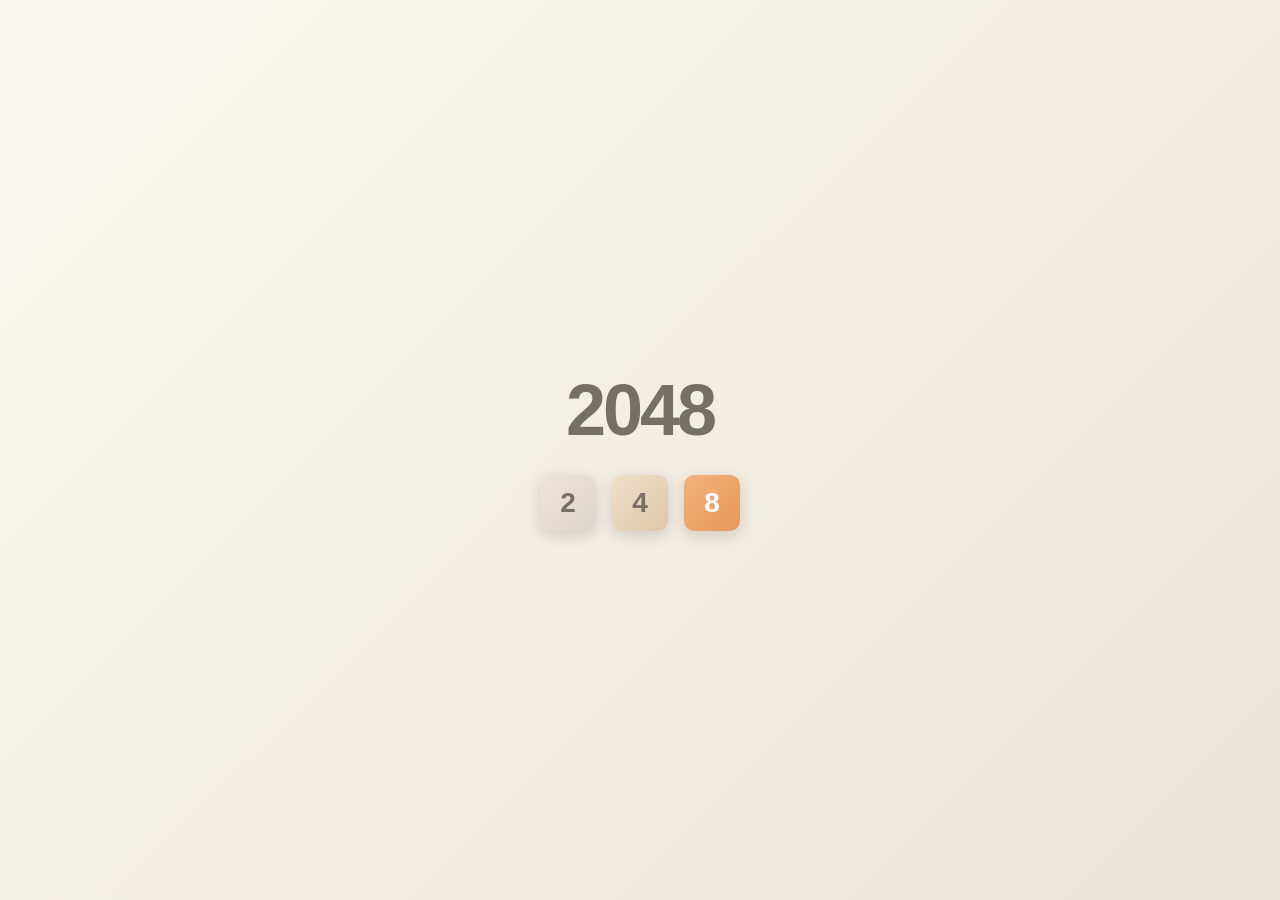
<file: index.html>
<!DOCTYPE html>
<html lang="zh-CN">
<head>
    <meta charset="UTF-8">
    <meta name="viewport" content="width=device-width, initial-scale=1.0">
    <title>2048 游戏</title>
    <script>
        const savedTheme = localStorage.getItem('theme2048') || 'light';
        document.documentElement.setAttribute('data-theme', savedTheme);
    </script>
    <link rel="stylesheet" href="css/style.css">
</head>
<body>
    <div class="container">
        <header class="header">
            <h1 class="title">2048</h1>
            <div class="scores">
                <div class="score-box">
                    <div class="score-label">分数</div>
                    <div class="score-value" id="current-score">0</div>
                </div>
                <div class="score-box">
                    <div class="score-label">最高分</div>
                    <div class="score-value" id="best-score">0</div>
                </div>
            </div>
        </header>

        <div class="controls">
            <button class="control-btn" id="new-game-btn">新游戏</button>
            <button class="control-btn" id="pause-btn">暂停</button>
            <button class="control-btn" id="settings-btn">设置</button>
            <button class="control-btn" id="leaderboard-btn">排行榜</button>
            <button class="control-btn" id="resume-btn-small">简历</button>
            <button class="control-btn" id="theme-toggle-btn">主题</button>
        </div>

        <p class="instructions" id="instructions">使用方向键 ↑ ↓ ← → 移动方块</p>

        <div class="game-container" id="game-container">
            <div class="grid-background" id="grid-background"></div>
            <div class="tile-container" id="tile-container"></div>
            <div class="pause-overlay" id="pause-overlay">
                <div class="pause-content">
                    <h2>游戏暂停</h2>
                    <button class="overlay-btn" id="resume-btn">继续游戏</button>
                </div>
            </div>
        </div>

        <div class="game-info">
            <div class="info-item">
                <span class="info-label">步数:</span>
                <span class="info-value" id="move-count">0</span>
            </div>
            <div class="info-item">
                <span class="info-label">时长:</span>
                <span class="info-value" id="game-time">00:00</span>
            </div>
            <div class="info-item">
                <span class="info-label">模式:</span>
                <span class="info-value" id="game-mode">标准</span>
            </div>
            <div class="info-item">
                <span class="info-label">网格:</span>
                <span class="info-value" id="grid-size">4×4</span>
            </div>
        </div>
    </div>

    <!-- 启动加载页 -->
    <div class="loading-screen" id="loading-screen">
        <div class="loading-content">
            <div class="loading-logo">2048</div>
            <div class="loading-tiles">
                <span class="loading-tile l-t-1">2</span>
                <span class="loading-tile l-t-2">4</span>
                <span class="loading-tile l-t-3">8</span>
            </div>
        </div>
    </div>

    <!-- 新手引导弹窗 -->
    <div class="modal-overlay" id="guide-modal">
        <div class="modal-content">
            <div class="modal-header">
                <h2>欢迎来到 2048</h2>
                <button class="close-btn" id="guide-close">×</button>
            </div>
            <div class="modal-body">
                <div class="guide-section">
                    <h3>操作说明</h3>
                    <p class="guide-desc">使用 <strong>方向键 ↑ ↓ ← →</strong> 移动方块，相同数字的方块碰撞后会合并。</p>
                    <p class="guide-desc">目标：合成 <strong>2048</strong> 方块！</p>
                    <p class="guide-desc mobile-only">移动端：在游戏区域<strong>滑动屏幕</strong>操控方块。</p>
                    <p class="guide-desc">快捷键：<strong>P键</strong> 暂停/继续游戏。</p>
                </div>
                <div class="guide-section">
                    <h3>功能一览</h3>
                    <ul class="guide-list">
                        <li>支持 3×3 / 4×4 / 5×5 多种网格</li>
                        <li>可调节游戏速度（慢速/标准/快速）</li>
                        <li>排行榜记录历史成绩</li>
                        <li>成就系统等你解锁</li>
                        <li>支持复制战绩与截图分享</li>
                        <li>明暗双主题切换</li>
                    </ul>
                </div>
                <div class="setting-item guide-checkbox">
                    <label class="toggle-label">
                        <input type="checkbox" id="guide-no-show">
                        <span>不再显示此提示</span>
                    </label>
                </div>
            </div>
            <div class="modal-footer">
                <button class="overlay-btn" id="guide-start">开始游戏</button>
            </div>
        </div>
    </div>

    <!-- 成就解锁提示容器 -->
    <div class="achievement-toast-container" id="achievement-toast-container"></div>

    <div class="modal-overlay" id="settings-modal">
        <div class="modal-content">
            <div class="modal-header">
                <h2>游戏设置</h2>
                <button class="close-btn" id="settings-close">×</button>
            </div>
            <div class="modal-body">
                <div class="setting-item">
                    <label>网格大小:</label>
                    <select id="grid-select">
                        <option value="3">3×3</option>
                        <option value="4">4×4</option>
                        <option value="5">5×5</option>
                    </select>
                </div>
                <div class="setting-item">
                    <label>游戏速度:</label>
                    <select id="speed-select">
                        <option value="slow">慢速</option>
                        <option value="normal">标准</option>
                        <option value="fast">快速</option>
                    </select>
                </div>
                <div class="setting-item">
                    <label class="toggle-label">
                        <input type="checkbox" id="sound-toggle" checked>
                        <span>音效</span>
                    </label>
                </div>
                <div class="setting-item">
                    <label class="toggle-label">
                        <input type="checkbox" id="animation-toggle" checked>
                        <span>动画效果</span>
                    </label>
                </div>
            </div>
            <div class="modal-footer">
                <button class="overlay-btn" id="apply-settings">应用设置</button>
            </div>
        </div>
    </div>

    <div class="modal-overlay" id="leaderboard-modal">
        <div class="modal-content">
            <div class="modal-header">
                <h2>排行榜</h2>
                <button class="close-btn" id="leaderboard-close">×</button>
            </div>
            <div class="modal-body">
                <div class="leaderboard-sort">
                    <button class="sort-btn active" id="sort-score" data-sort="score">按分数</button>
                    <button class="sort-btn" id="sort-time" data-sort="time">按时间</button>
                </div>
                <div class="leaderboard-list" id="leaderboard-list">
                    <div class="empty-state">暂无记录</div>
                </div>
            </div>
            <div class="modal-footer">
                <button class="overlay-btn danger-btn" id="clear-leaderboard">清空记录</button>
            </div>
        </div>
    </div>

    <!-- 通用确认弹窗 -->
    <div class="modal-overlay" id="confirm-modal">
        <div class="modal-content confirm-dialog">
            <div class="modal-header">
                <h2 id="confirm-title">确认操作</h2>
            </div>
            <div class="modal-body">
                <p id="confirm-message">确定要执行此操作吗？</p>
            </div>
            <div class="modal-footer">
                <button class="overlay-btn cancel-btn" id="confirm-cancel">取消</button>
                <button class="overlay-btn danger-btn" id="confirm-ok">确定</button>
            </div>
        </div>
    </div>

    <!-- 昵称输入弹窗 -->
    <div class="modal-overlay" id="nickname-modal">
        <div class="modal-content confirm-dialog">
            <div class="modal-header">
                <h2>恭喜！</h2>
            </div>
            <div class="modal-body">
                <p class="nickname-score">你的得分：<strong id="nickname-score-display">0</strong></p>
                <p>请输入你的昵称，上榜吧！</p>
                <input type="text" class="nickname-input" id="nickname-input" placeholder="输入昵称..." maxlength="12">
            </div>
            <div class="modal-footer">
                <button class="overlay-btn cancel-btn" id="nickname-skip">跳过</button>
                <button class="overlay-btn" id="nickname-submit">上榜</button>
            </div>
        </div>
    </div>

    <!-- 个人简历弹窗 - 求职简历模板风格 -->
    <div class="modal-overlay" id="resume-modal">
        <div class="resume-cv">
            <!-- 关闭按钮 -->
            <button class="close-btn" id="resume-close">×</button>

            <!-- 简历头部 -->
            <div class="cv-header">
                <div class="cv-header-left">
                    <h1 class="cv-name">张赐祈</h1>
                    <div class="cv-contact">
                        <span class="cv-contact-item"><span class="cv-icon">📞</span> 19859039818</span>
                        <span class="cv-contact-item"><span class="cv-icon">✉️</span> 3150471443@qq.com</span>
                    </div>
                    <div class="cv-tags">
                        <span class="cv-tag"><span class="cv-icon-tag">🎓</span> 在读</span>
                        <span class="cv-tag"><span class="cv-icon-tag">💼</span> 软件测试员</span>
                        <span class="cv-tag"><span class="cv-icon-tag">📍</span> 福州</span>
                        <span class="cv-tag"><span class="cv-icon-tag">💰</span> 5000~7000元/月</span>
                        <span class="cv-tag"><span class="cv-icon-tag">📋</span> 全日制</span>
                    </div>
                </div>
                <div class="cv-header-right">
                    <div class="cv-avatar">张</div>
                </div>
            </div>

            <!-- 教育经历 -->
            <div class="cv-section">
                <div class="cv-section-title">
                    <span class="cv-section-bar"></span>
                    <span>教育经历</span>
                </div>
                <div class="cv-edu">
                    <div class="cv-edu-header">
                        <span class="cv-edu-school">福州软件职业技术学院</span>
                        <span class="cv-edu-major">人工智能技术应用</span>
                        <span class="cv-edu-date">2024-09 ~ 2027-07</span>
                    </div>
                    <div class="cv-edu-detail">
                        <span>全日制</span>
                        <span>福州软件职业技术学院</span>
                        <span>福州长乐区</span>
                    </div>
                    <div class="cv-edu-cert">计算机一级证</div>
                </div>
            </div>

            <!-- 专业技能 -->
            <div class="cv-section">
                <div class="cv-section-title">
                    <span class="cv-section-bar"></span>
                    <span>专业技能</span>
                </div>
                <div class="cv-skill">
                    <div class="cv-skill-name">前端开发</div>
                    <div class="cv-skill-desc">
                        熟练使用 Vue、HTML/CSS/JavaScript 完成页面开发，独立落地 6 个企业官网项目；掌握 Element UI、Vite 工程化工具，兼容多端浏览器，页面加载速度优化 30%；可独立完成接口联调、页面交互逻辑开发。
                    </div>
                </div>
            </div>

            <!-- 工作经历 -->
            <div class="cv-section">
                <div class="cv-section-title">
                    <span class="cv-section-bar"></span>
                    <span>工作经历</span>
                </div>
                <div class="cv-empty">暂无工作经历</div>
            </div>

            <!-- 项目经历 -->
            <div class="cv-section">
                <div class="cv-section-title">
                    <span class="cv-section-bar"></span>
                    <span>项目经历</span>
                </div>
                <div class="cv-empty">暂无项目经历</div>
            </div>
        </div>
    </div>

    <div class="game-overlay" id="win-overlay">
        <div class="overlay-content">
            <h2>恭喜！你赢了！</h2>
            <p class="final-score">最终得分：<span id="win-score">0</span></p>
            <p class="final-detail">步数：<span id="win-moves">0</span> | 时长：<span id="win-time">00:00</span></p>
            <div class="overlay-buttons">
                <button class="overlay-btn" id="retry-btn">再来一局</button>
                <button class="overlay-btn continue-btn" id="continue-btn">继续游戏</button>
            </div>
            <div class="share-buttons">
                <button class="share-btn" id="win-copy">复制战绩</button>
                <button class="share-btn" id="win-screenshot">导出截图</button>
            </div>
        </div>
    </div>

    <div class="game-overlay" id="gameover-overlay">
        <div class="overlay-content">
            <h2>游戏结束！</h2>
            <p class="final-score">最终得分：<span id="final-score">0</span></p>
            <p class="final-detail">步数：<span id="gameover-moves">0</span> | 时长：<span id="gameover-time">00:00</span></p>
            <div class="overlay-buttons">
                <button class="overlay-btn" id="restart-btn">重新开始</button>
            </div>
            <div class="share-buttons">
                <button class="share-btn" id="gameover-copy">复制战绩</button>
                <button class="share-btn" id="gameover-screenshot">导出截图</button>
            </div>
        </div>
    </div>

    <div class="score-popup" id="score-popup"></div>

    <script src="js/game.js"></script>
</body>
</html>
</file>
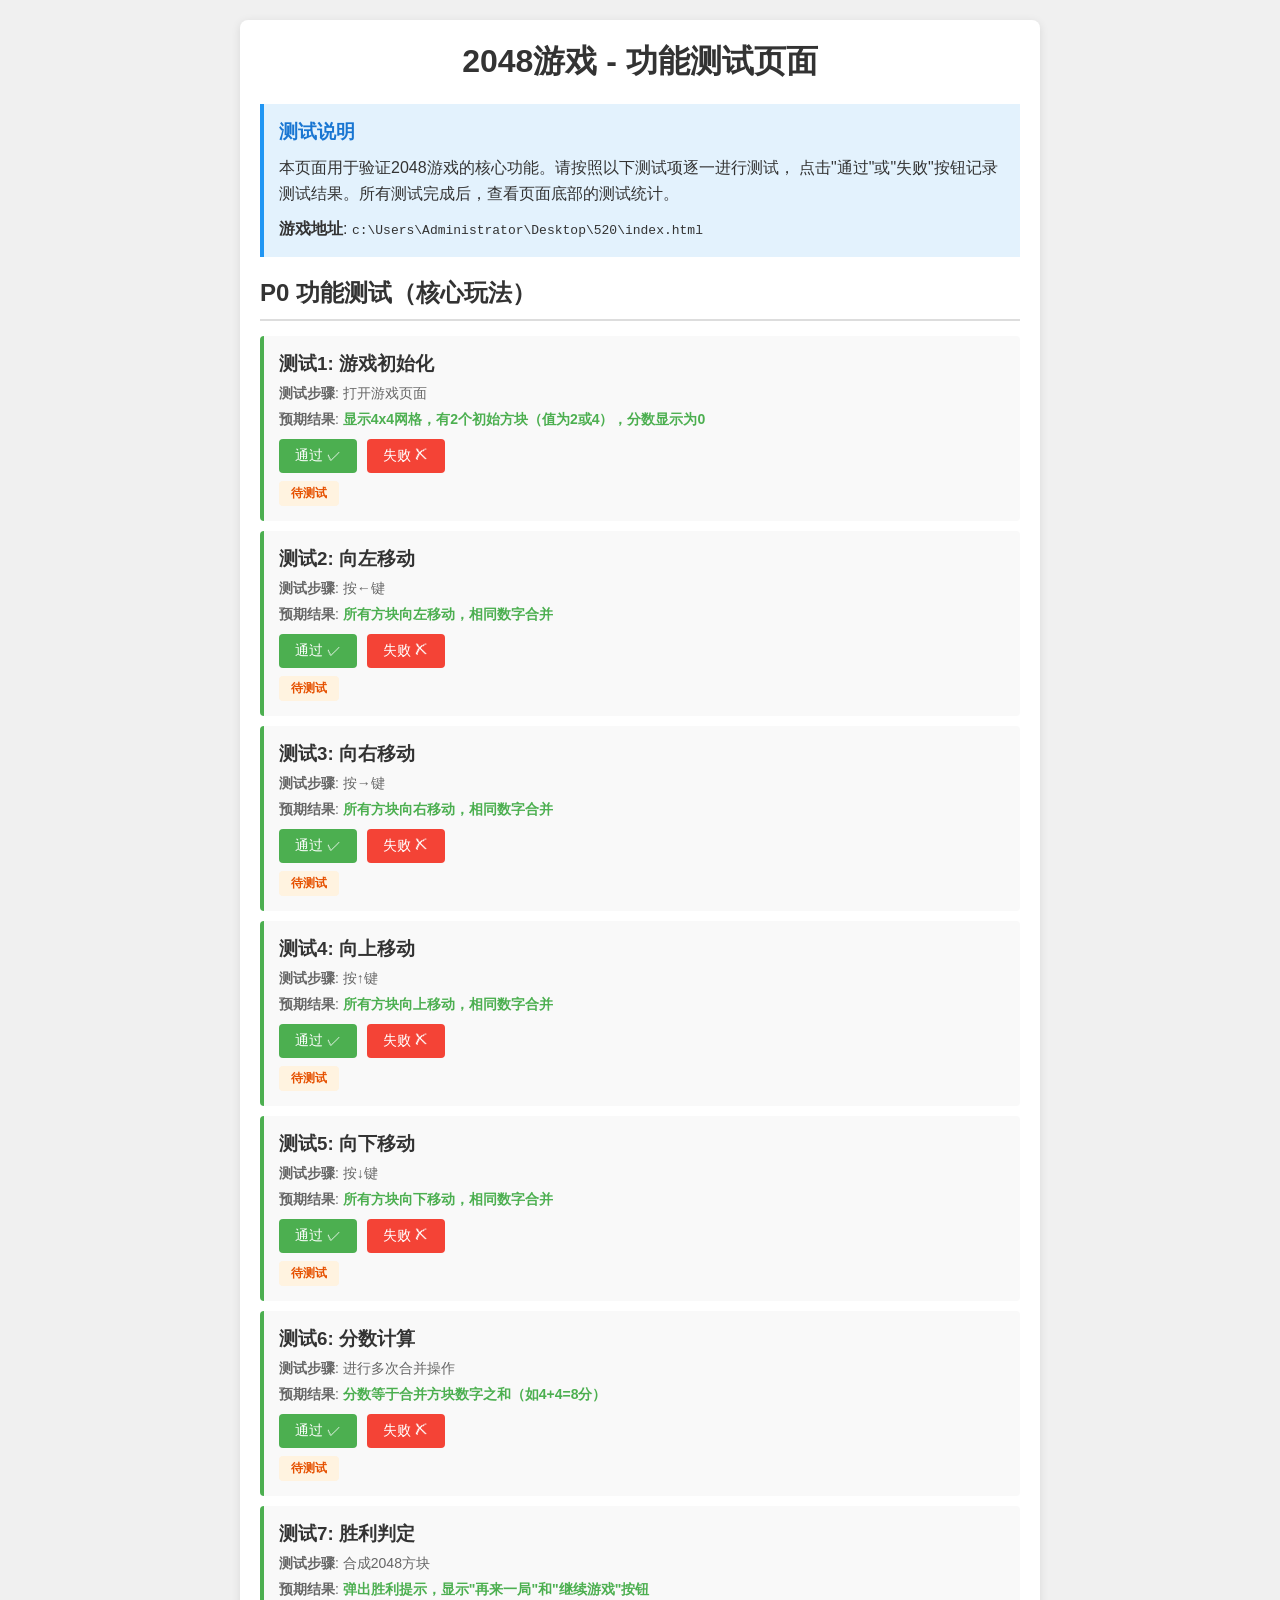
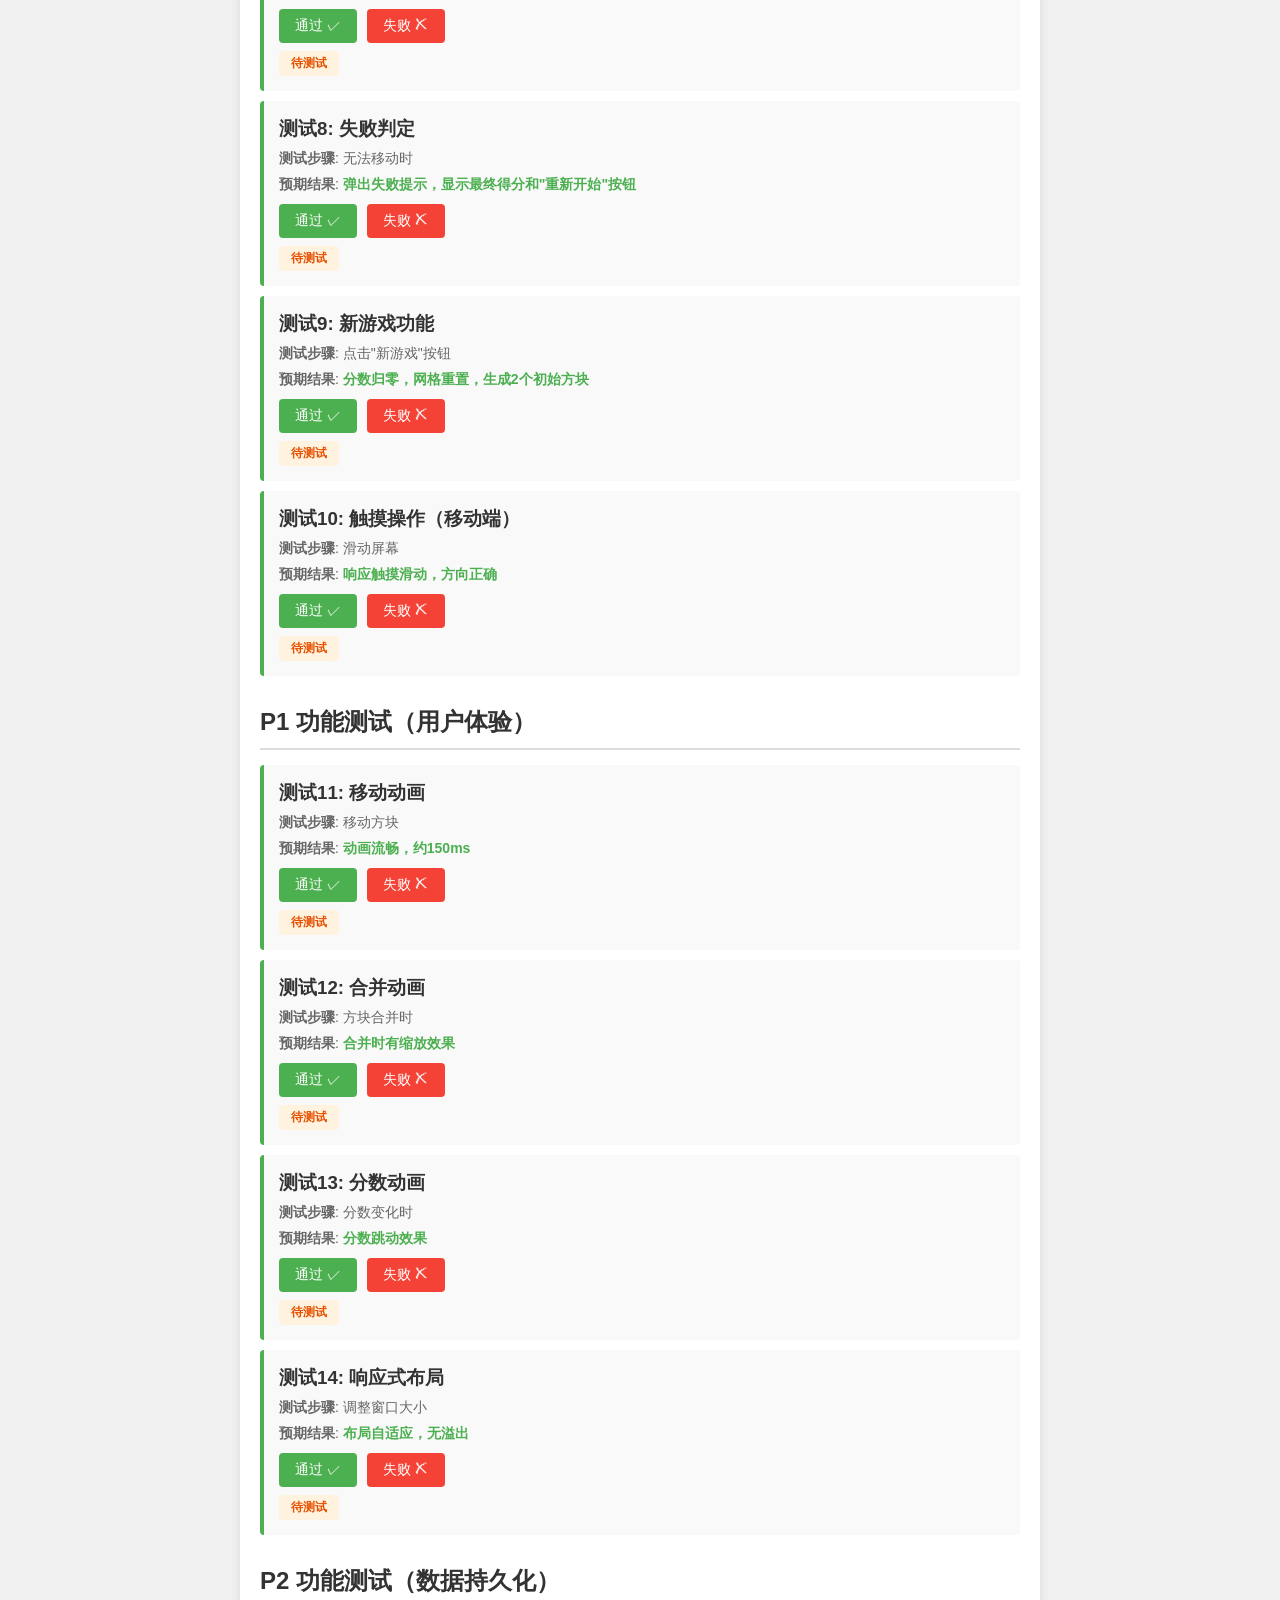
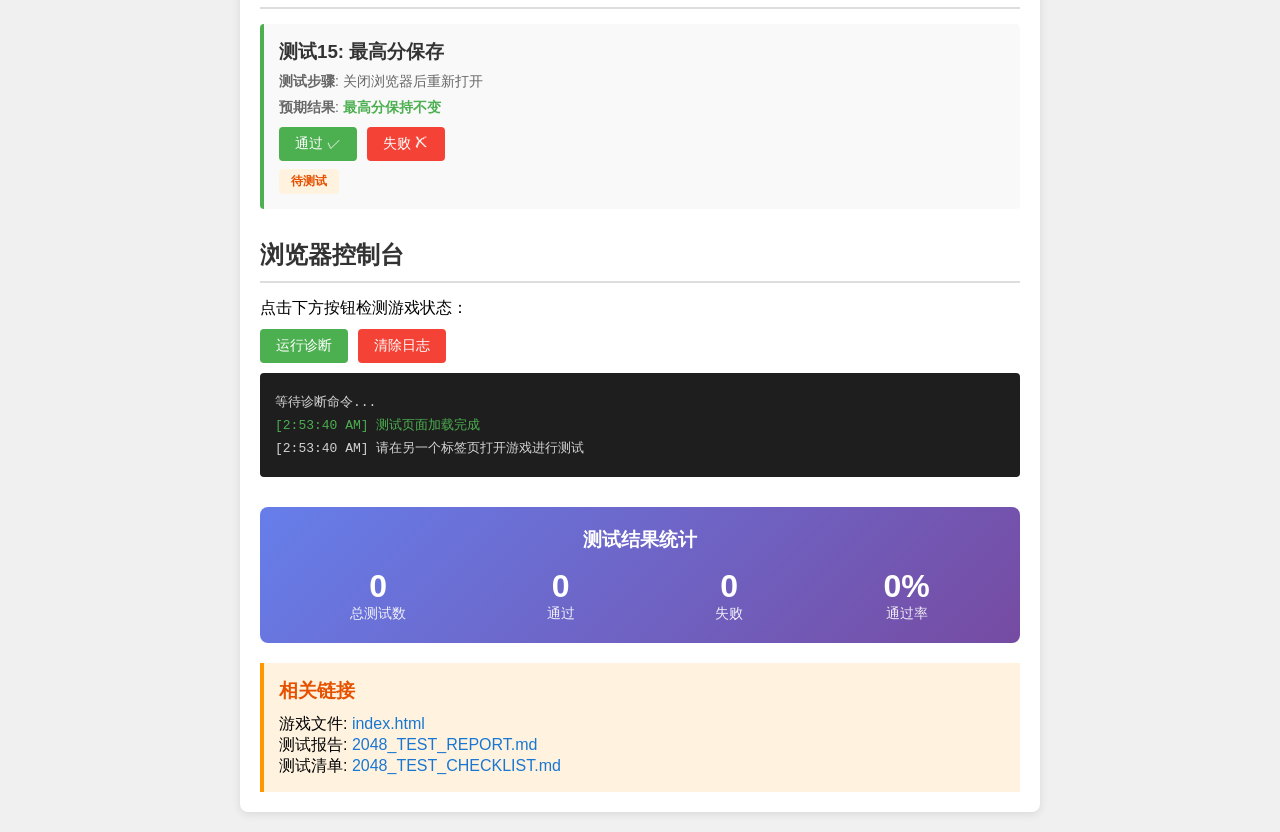
<file: 2048_TEST_PAGE.html>
<!DOCTYPE html>
<html lang="zh-CN">
<head>
    <meta charset="UTF-8">
    <meta name="viewport" content="width=device-width, initial-scale=1.0">
    <title>2048游戏 - 快速测试页面</title>
    <style>
        * {
            margin: 0;
            padding: 0;
            box-sizing: border-box;
        }
        
        body {
            font-family: Arial, sans-serif;
            background-color: #f0f0f0;
            padding: 20px;
        }
        
        .test-container {
            max-width: 800px;
            margin: 0 auto;
            background: white;
            padding: 20px;
            border-radius: 8px;
            box-shadow: 0 2px 10px rgba(0,0,0,0.1);
        }
        
        h1 {
            color: #333;
            margin-bottom: 20px;
            text-align: center;
        }
        
        .info-box {
            background: #e3f2fd;
            border-left: 4px solid #2196f3;
            padding: 15px;
            margin-bottom: 20px;
        }
        
        .info-box h3 {
            color: #1976d2;
            margin-bottom: 10px;
        }
        
        .info-box p {
            color: #333;
            line-height: 1.6;
        }
        
        .test-section {
            margin-bottom: 30px;
        }
        
        .test-section h2 {
            color: #333;
            margin-bottom: 15px;
            padding-bottom: 10px;
            border-bottom: 2px solid #ddd;
        }
        
        .test-item {
            background: #f9f9f9;
            padding: 15px;
            margin-bottom: 10px;
            border-radius: 4px;
            border-left: 4px solid #4caf50;
        }
        
        .test-item h3 {
            color: #333;
            margin-bottom: 8px;
        }
        
        .test-item p {
            color: #666;
            font-size: 14px;
            margin-bottom: 8px;
        }
        
        .test-item .expected {
            color: #4caf50;
            font-weight: bold;
        }
        
        .status {
            display: inline-block;
            padding: 4px 12px;
            border-radius: 4px;
            font-size: 12px;
            font-weight: bold;
            margin-top: 8px;
        }
        
        .status-pending {
            background: #fff3e0;
            color: #e65100;
        }
        
        .status-pass {
            background: #e8f5e9;
            color: #2e7d32;
        }
        
        .status-fail {
            background: #ffebee;
            color: #c62828;
        }
        
        .btn-group {
            display: flex;
            gap: 10px;
            margin-top: 10px;
        }
        
        .btn {
            padding: 8px 16px;
            border: none;
            border-radius: 4px;
            cursor: pointer;
            font-size: 14px;
            transition: background-color 0.2s;
        }
        
        .btn-pass {
            background: #4caf50;
            color: white;
        }
        
        .btn-pass:hover {
            background: #45a049;
        }
        
        .btn-fail {
            background: #f44336;
            color: white;
        }
        
        .btn-fail:hover {
            background: #da190b;
        }
        
        .console-box {
            background: #1e1e1e;
            color: #d4d4d4;
            padding: 15px;
            border-radius: 4px;
            font-family: 'Courier New', monospace;
            font-size: 13px;
            max-height: 300px;
            overflow-y: auto;
            margin-top: 10px;
        }
        
        .console-box .log {
            margin: 5px 0;
        }
        
        .console-box .error {
            color: #f44336;
        }
        
        .console-box .success {
            color: #4caf50;
        }
        
        .summary {
            background: linear-gradient(135deg, #667eea 0%, #764ba2 100%);
            color: white;
            padding: 20px;
            border-radius: 8px;
            text-align: center;
            margin-top: 20px;
        }
        
        .summary h3 {
            margin-bottom: 15px;
        }
        
        .summary .stats {
            display: flex;
            justify-content: space-around;
            margin-top: 15px;
        }
        
        .summary .stat {
            text-align: center;
        }
        
        .summary .stat-value {
            font-size: 32px;
            font-weight: bold;
        }
        
        .summary .stat-label {
            font-size: 14px;
            opacity: 0.9;
        }
        
        .link-box {
            background: #fff3e0;
            border-left: 4px solid #ff9800;
            padding: 15px;
            margin-top: 20px;
        }
        
        .link-box h3 {
            color: #e65100;
            margin-bottom: 10px;
        }
        
        .link-box a {
            color: #1976d2;
            text-decoration: none;
        }
        
        .link-box a:hover {
            text-decoration: underline;
        }
    </style>
</head>
<body>
    <div class="test-container">
        <h1>2048游戏 - 功能测试页面</h1>
        
        <div class="info-box">
            <h3>测试说明</h3>
            <p>
                本页面用于验证2048游戏的核心功能。请按照以下测试项逐一进行测试，
                点击"通过"或"失败"按钮记录测试结果。所有测试完成后，查看页面底部的测试统计。
            </p>
            <p style="margin-top: 10px;">
                <strong>游戏地址</strong>: <code>c:\Users\Administrator\Desktop\520\index.html</code>
            </p>
        </div>
        
        <div class="test-section">
            <h2>P0 功能测试（核心玩法）</h2>
            
            <div class="test-item" data-test="init">
                <h3>测试1: 游戏初始化</h3>
                <p><strong>测试步骤</strong>: 打开游戏页面</p>
                <p><strong>预期结果</strong>: <span class="expected">显示4x4网格，有2个初始方块（值为2或4），分数显示为0</span></p>
                <div class="btn-group">
                    <button class="btn btn-pass" onclick="markResult('init', true)">通过 ✓</button>
                    <button class="btn btn-fail" onclick="markResult('init', false)">失败 ✗</button>
                </div>
                <span class="status status-pending" id="status-init">待测试</span>
            </div>
            
            <div class="test-item" data-test="move-left">
                <h3>测试2: 向左移动</h3>
                <p><strong>测试步骤</strong>: 按←键</p>
                <p><strong>预期结果</strong>: <span class="expected">所有方块向左移动，相同数字合并</span></p>
                <div class="btn-group">
                    <button class="btn btn-pass" onclick="markResult('move-left', true)">通过 ✓</button>
                    <button class="btn btn-fail" onclick="markResult('move-left', false)">失败 ✗</button>
                </div>
                <span class="status status-pending" id="status-move-left">待测试</span>
            </div>
            
            <div class="test-item" data-test="move-right">
                <h3>测试3: 向右移动</h3>
                <p><strong>测试步骤</strong>: 按→键</p>
                <p><strong>预期结果</strong>: <span class="expected">所有方块向右移动，相同数字合并</span></p>
                <div class="btn-group">
                    <button class="btn btn-pass" onclick="markResult('move-right', true)">通过 ✓</button>
                    <button class="btn btn-fail" onclick="markResult('move-right', false)">失败 ✗</button>
                </div>
                <span class="status status-pending" id="status-move-right">待测试</span>
            </div>
            
            <div class="test-item" data-test="move-up">
                <h3>测试4: 向上移动</h3>
                <p><strong>测试步骤</strong>: 按↑键</p>
                <p><strong>预期结果</strong>: <span class="expected">所有方块向上移动，相同数字合并</span></p>
                <div class="btn-group">
                    <button class="btn btn-pass" onclick="markResult('move-up', true)">通过 ✓</button>
                    <button class="btn btn-fail" onclick="markResult('move-up', false)">失败 ✗</button>
                </div>
                <span class="status status-pending" id="status-move-up">待测试</span>
            </div>
            
            <div class="test-item" data-test="move-down">
                <h3>测试5: 向下移动</h3>
                <p><strong>测试步骤</strong>: 按↓键</p>
                <p><strong>预期结果</strong>: <span class="expected">所有方块向下移动，相同数字合并</span></p>
                <div class="btn-group">
                    <button class="btn btn-pass" onclick="markResult('move-down', true)">通过 ✓</button>
                    <button class="btn btn-fail" onclick="markResult('move-down', false)">失败 ✗</button>
                </div>
                <span class="status status-pending" id="status-move-down">待测试</span>
            </div>
            
            <div class="test-item" data-test="score">
                <h3>测试6: 分数计算</h3>
                <p><strong>测试步骤</strong>: 进行多次合并操作</p>
                <p><strong>预期结果</strong>: <span class="expected">分数等于合并方块数字之和（如4+4=8分）</span></p>
                <div class="btn-group">
                    <button class="btn btn-pass" onclick="markResult('score', true)">通过 ✓</button>
                    <button class="btn btn-fail" onclick="markResult('score', false)">失败 ✗</button>
                </div>
                <span class="status status-pending" id="status-score">待测试</span>
            </div>
            
            <div class="test-item" data-test="win">
                <h3>测试7: 胜利判定</h3>
                <p><strong>测试步骤</strong>: 合成2048方块</p>
                <p><strong>预期结果</strong>: <span class="expected">弹出胜利提示，显示"再来一局"和"继续游戏"按钮</span></p>
                <div class="btn-group">
                    <button class="btn btn-pass" onclick="markResult('win', true)">通过 ✓</button>
                    <button class="btn btn-fail" onclick="markResult('win', false)">失败 ✗</button>
                </div>
                <span class="status status-pending" id="status-win">待测试</span>
            </div>
            
            <div class="test-item" data-test="gameover">
                <h3>测试8: 失败判定</h3>
                <p><strong>测试步骤</strong>: 无法移动时</p>
                <p><strong>预期结果</strong>: <span class="expected">弹出失败提示，显示最终得分和"重新开始"按钮</span></p>
                <div class="btn-group">
                    <button class="btn btn-pass" onclick="markResult('gameover', true)">通过 ✓</button>
                    <button class="btn btn-fail" onclick="markResult('gameover', false)">失败 ✗</button>
                </div>
                <span class="status status-pending" id="status-gameover">待测试</span>
            </div>
            
            <div class="test-item" data-test="newgame">
                <h3>测试9: 新游戏功能</h3>
                <p><strong>测试步骤</strong>: 点击"新游戏"按钮</p>
                <p><strong>预期结果</strong>: <span class="expected">分数归零，网格重置，生成2个初始方块</span></p>
                <div class="btn-group">
                    <button class="btn btn-pass" onclick="markResult('newgame', true)">通过 ✓</button>
                    <button class="btn btn-fail" onclick="markResult('newgame', false)">失败 ✗</button>
                </div>
                <span class="status status-pending" id="status-newgame">待测试</span>
            </div>
            
            <div class="test-item" data-test="touch">
                <h3>测试10: 触摸操作（移动端）</h3>
                <p><strong>测试步骤</strong>: 滑动屏幕</p>
                <p><strong>预期结果</strong>: <span class="expected">响应触摸滑动，方向正确</span></p>
                <div class="btn-group">
                    <button class="btn btn-pass" onclick="markResult('touch', true)">通过 ✓</button>
                    <button class="btn btn-fail" onclick="markResult('touch', false)">失败 ✗</button>
                </div>
                <span class="status status-pending" id="status-touch">待测试</span>
            </div>
        </div>
        
        <div class="test-section">
            <h2>P1 功能测试（用户体验）</h2>
            
            <div class="test-item" data-test="animation-move">
                <h3>测试11: 移动动画</h3>
                <p><strong>测试步骤</strong>: 移动方块</p>
                <p><strong>预期结果</strong>: <span class="expected">动画流畅，约150ms</span></p>
                <div class="btn-group">
                    <button class="btn btn-pass" onclick="markResult('animation-move', true)">通过 ✓</button>
                    <button class="btn btn-fail" onclick="markResult('animation-move', false)">失败 ✗</button>
                </div>
                <span class="status status-pending" id="status-animation-move">待测试</span>
            </div>
            
            <div class="test-item" data-test="animation-merge">
                <h3>测试12: 合并动画</h3>
                <p><strong>测试步骤</strong>: 方块合并时</p>
                <p><strong>预期结果</strong>: <span class="expected">合并时有缩放效果</span></p>
                <div class="btn-group">
                    <button class="btn btn-pass" onclick="markResult('animation-merge', true)">通过 ✓</button>
                    <button class="btn btn-fail" onclick="markResult('animation-merge', false)">失败 ✗</button>
                </div>
                <span class="status status-pending" id="status-animation-merge">待测试</span>
            </div>
            
            <div class="test-item" data-test="animation-score">
                <h3>测试13: 分数动画</h3>
                <p><strong>测试步骤</strong>: 分数变化时</p>
                <p><strong>预期结果</strong>: <span class="expected">分数跳动效果</span></p>
                <div class="btn-group">
                    <button class="btn btn-pass" onclick="markResult('animation-score', true)">通过 ✓</button>
                    <button class="btn btn-fail" onclick="markResult('animation-score', false)">失败 ✗</button>
                </div>
                <span class="status status-pending" id="status-animation-score">待测试</span>
            </div>
            
            <div class="test-item" data-test="responsive">
                <h3>测试14: 响应式布局</h3>
                <p><strong>测试步骤</strong>: 调整窗口大小</p>
                <p><strong>预期结果</strong>: <span class="expected">布局自适应，无溢出</span></p>
                <div class="btn-group">
                    <button class="btn btn-pass" onclick="markResult('responsive', true)">通过 ✓</button>
                    <button class="btn btn-fail" onclick="markResult('responsive', false)">失败 ✗</button>
                </div>
                <span class="status status-pending" id="status-responsive">待测试</span>
            </div>
        </div>
        
        <div class="test-section">
            <h2>P2 功能测试（数据持久化）</h2>
            
            <div class="test-item" data-test="bestscore">
                <h3>测试15: 最高分保存</h3>
                <p><strong>测试步骤</strong>: 关闭浏览器后重新打开</p>
                <p><strong>预期结果</strong>: <span class="expected">最高分保持不变</span></p>
                <div class="btn-group">
                    <button class="btn btn-pass" onclick="markResult('bestscore', true)">通过 ✓</button>
                    <button class="btn btn-fail" onclick="markResult('bestscore', false)">失败 ✗</button>
                </div>
                <span class="status status-pending" id="status-bestscore">待测试</span>
            </div>
        </div>
        
        <div class="test-section">
            <h2>浏览器控制台</h2>
            <p>点击下方按钮检测游戏状态：</p>
            <div class="btn-group">
                <button class="btn btn-pass" onclick="runDiagnostic()">运行诊断</button>
                <button class="btn btn-fail" onclick="clearConsole()">清除日志</button>
            </div>
            <div class="console-box" id="console">
                <div class="log">等待诊断命令...</div>
            </div>
        </div>
        
        <div class="summary">
            <h3>测试结果统计</h3>
            <div class="stats">
                <div class="stat">
                    <div class="stat-value" id="total-count">0</div>
                    <div class="stat-label">总测试数</div>
                </div>
                <div class="stat">
                    <div class="stat-value" id="pass-count">0</div>
                    <div class="stat-label">通过</div>
                </div>
                <div class="stat">
                    <div class="stat-value" id="fail-count">0</div>
                    <div class="stat-label">失败</div>
                </div>
                <div class="stat">
                    <div class="stat-value" id="pass-rate">0%</div>
                    <div class="stat-label">通过率</div>
                </div>
            </div>
        </div>
        
        <div class="link-box">
            <h3>相关链接</h3>
            <p>
                游戏文件: <a href="index.html" target="_blank">index.html</a><br>
                测试报告: <a href="2048_TEST_REPORT.md" target="_blank">2048_TEST_REPORT.md</a><br>
                测试清单: <a href="2048_TEST_CHECKLIST.md" target="_blank">2048_TEST_CHECKLIST.md</a>
            </p>
        </div>
    </div>
    
    <script>
        // 测试结果存储
        const testResults = {};
        
        // 标记测试结果
        function markResult(testId, passed) {
            testResults[testId] = passed;
            
            const statusEl = document.getElementById(`status-${testId}`);
            statusEl.className = passed ? 'status status-pass' : 'status status-fail';
            statusEl.textContent = passed ? '已通过' : '未通过';
            
            updateSummary();
            logToConsole(`${testId}: ${passed ? 'PASS' : 'FAIL'}`, passed ? 'success' : 'error');
        }
        
        // 更新统计
        function updateSummary() {
            const total = Object.keys(testResults).length;
            const pass = Object.values(testResults).filter(v => v).length;
            const fail = total - pass;
            const rate = total > 0 ? Math.round((pass / total) * 100) : 0;
            
            document.getElementById('total-count').textContent = total;
            document.getElementById('pass-count').textContent = pass;
            document.getElementById('fail-count').textContent = fail;
            document.getElementById('pass-rate').textContent = rate + '%';
        }
        
        // 日志输出
        function logToConsole(message, type = 'info') {
            const consoleEl = document.getElementById('console');
            const logEl = document.createElement('div');
            logEl.className = `log ${type}`;
            logEl.textContent = `[${new Date().toLocaleTimeString()}] ${message}`;
            consoleEl.appendChild(logEl);
            consoleEl.scrollTop = consoleEl.scrollHeight;
        }
        
        // 运行诊断
        function runDiagnostic() {
            logToConsole('开始诊断检查...', 'info');
            
            // 检查游戏元素
            const gameContainer = document.getElementById('game-container');
            const tileContainer = document.getElementById('tile-container');
            const tiles = tileContainer ? tileContainer.querySelectorAll('.tile') : [];
            
            logToConsole(`游戏容器存在: ${!!gameContainer}`, 'info');
            logToConsole(`方块容器存在: ${!!tileContainer}`, 'info');
            logToConsole(`当前方块数量: ${tiles.length}`, 'info');
            
            // 检查分数
            const scoreEl = document.getElementById('current-score');
            const bestEl = document.getElementById('best-score');
            logToConsole(`当前分数: ${scoreEl ? scoreEl.textContent : 'N/A'}`, 'info');
            logToConsole(`最高分数: ${bestEl ? bestEl.textContent : 'N/A'}`, 'info');
            
            // 检查localStorage
            const savedScore = localStorage.getItem('bestScore2048');
            logToConsole(`保存的最高分: ${savedScore || 'N/A'}`, 'info');
            
            // 检查遮罩层
            const winOverlay = document.getElementById('win-overlay');
            const gameoverOverlay = document.getElementById('gameover-overlay');
            logToConsole(`胜利遮罩可见: ${winOverlay && winOverlay.classList.contains('active')}`, 'info');
            logToConsole(`失败遮罩可见: ${gameoverOverlay && gameoverOverlay.classList.contains('active')}`, 'info');
            
            // 检查CSS动画
            const styles = getComputedStyle(document.querySelector('.tile') || document.createElement('div'));
            logToConsole(`过渡动画: ${styles.transition}`, 'info');
            
            logToConsole('诊断完成！', 'success');
        }
        
        // 清除日志
        function clearConsole() {
            document.getElementById('console').innerHTML = '<div class="log">日志已清除</div>';
        }
        
        // 页面加载完成
        window.onload = function() {
            logToConsole('测试页面加载完成', 'success');
            logToConsole('请在另一个标签页打开游戏进行测试', 'info');
        };
    </script>
</body>
</html>
</file>
<file: css/style.css>
* {
    margin: 0;
    padding: 0;
    box-sizing: border-box;
}

:root {
    --bg-primary: #faf8ef;
    --bg-secondary: #bbada0;
    --bg-cell: rgba(238, 228, 218, 0.35);
    --text-primary: #776e65;
    --text-secondary: #f9f6f2;
    --accent: #8f7a66;
    --accent-hover: #9f8b77;
    --tile-2: linear-gradient(135deg, #eee4da 0%, #ddd4ca 100%);
    --tile-4: linear-gradient(135deg, #ede0c8 0%, #ddc8a8 100%);
    --tile-8: linear-gradient(135deg, #f2b179 0%, #e8985a 100%);
    --tile-16: linear-gradient(135deg, #f59563 0%, #e5754a 100%);
    --tile-32: linear-gradient(135deg, #f67c5f 0%, #e66548 100%);
    --tile-64: linear-gradient(135deg, #f65e3b 0%, #e64d28 100%);
    --tile-128: linear-gradient(135deg, #edcf72 0%, #e0bc50 100%);
    --tile-256: linear-gradient(135deg, #edcc61 0%, #e0bb50 100%);
    --tile-512: linear-gradient(135deg, #edc850 0%, #e0b440 100%);
    --tile-1024: linear-gradient(135deg, #edc53f 0%, #e0af30 100%);
    --tile-2048: linear-gradient(135deg, #edc22e 0%, #e0aa1e 100%);
    --tile-super: linear-gradient(135deg, #3c3a32 0%, #2c2a22 100%);
    --modal-bg: rgba(255, 255, 255, 0.95);
    --modal-border: #ddd;
    --score-box: #bbada0;
    --card-bg: #ffffff;
    --shadow: rgba(0, 0, 0, 0.15);
}

[data-theme="dark"] {
    --bg-primary: #0f0f23;
    --bg-secondary: #1a1a3e;
    --bg-cell: rgba(255, 255, 255, 0.06);
    --text-primary: #eaeaea;
    --text-secondary: #0f0f23;
    --accent: #6366f1;
    --accent-hover: #818cf8;
    --tile-2: linear-gradient(135deg, #6366f1 0%, #4f46e5 100%);
    --tile-4: linear-gradient(135deg, #4f46e5 0%, #4338ca 100%);
    --tile-8: linear-gradient(135deg, #f59e0b 0%, #d97706 100%);
    --tile-16: linear-gradient(135deg, #d97706 0%, #b45309 100%);
    --tile-32: linear-gradient(135deg, #ef4444 0%, #dc2626 100%);
    --tile-64: linear-gradient(135deg, #dc2626 0%, #b91c1c 100%);
    --tile-128: linear-gradient(135deg, #10b981 0%, #059669 100%);
    --tile-256: linear-gradient(135deg, #059669 0%, #047857 100%);
    --tile-512: linear-gradient(135deg, #06b6d4 0%, #0891b2 100%);
    --tile-1024: linear-gradient(135deg, #0891b2 0%, #0e7490 100%);
    --tile-2048: linear-gradient(135deg, #ec4899 0%, #db2777 100%);
    --tile-super: linear-gradient(135deg, #ffffff 0%, #e5e5e5 100%);
    --modal-bg: rgba(20, 20, 40, 0.98);
    --modal-border: #333;
    --score-box: #1e1e4e;
    --card-bg: rgba(255, 255, 255, 0.05);
    --shadow: rgba(0, 0, 0, 0.3);
}

body {
    font-family: "Segoe UI", "Clear Sans", "Helvetica Neue", Arial, sans-serif;
    background: linear-gradient(135deg, var(--bg-primary) 0%, color-mix(in srgb, var(--bg-primary) 90%, var(--text-primary) 10%) 100%);
    min-height: 100vh;
    display: flex;
    justify-content: center;
    align-items: center;
    padding: 20px;
    transition: all 0.4s cubic-bezier(0.4, 0, 0.2, 1);
    overflow-x: hidden;
}

body::before {
    content: '';
    position: fixed;
    top: 0;
    left: 0;
    right: 0;
    bottom: 0;
    background-image: 
        radial-gradient(circle at 20% 80%, rgba(139, 122, 102, 0.03) 0%, transparent 50%),
        radial-gradient(circle at 80% 20%, rgba(139, 122, 102, 0.03) 0%, transparent 50%);
    pointer-events: none;
    z-index: -1;
}

[data-theme="dark"] body::before {
    background-image: 
        radial-gradient(circle at 20% 80%, rgba(99, 102, 241, 0.05) 0%, transparent 50%),
        radial-gradient(circle at 80% 20%, rgba(99, 102, 241, 0.05) 0%, transparent 50%);
}

.container {
    width: 100%;
    max-width: 520px;
    margin: 0 auto;
    animation: fadeInUp 0.6s ease-out;
}

@keyframes fadeInUp {
    from {
        opacity: 0;
        transform: translateY(20px);
    }
    to {
        opacity: 1;
        transform: translateY(0);
    }
}

.header {
    display: flex;
    justify-content: space-between;
    align-items: center;
    margin-bottom: 20px;
    flex-wrap: wrap;
    gap: 15px;
}

.title {
    font-size: clamp(48px, 15vw, 80px);
    font-weight: 800;
    color: var(--text-primary);
    transition: color 0.4s cubic-bezier(0.4, 0, 0.2, 1);
    text-shadow: 2px 2px 0 rgba(0, 0, 0, 0.05);
    letter-spacing: -2px;
    background: linear-gradient(135deg, var(--text-primary) 0%, color-mix(in srgb, var(--text-primary) 70%, var(--accent) 30%) 100%);
    -webkit-background-clip: text;
    -webkit-text-fill-color: transparent;
    background-clip: text;
}

.scores {
    display: flex;
    gap: 12px;
}

.score-box {
    background: linear-gradient(135deg, var(--score-box) 0%, color-mix(in srgb, var(--score-box) 80%, black 20%) 100%);
    padding: 10px 20px;
    border-radius: 10px;
    text-align: center;
    min-width: 105px;
    transition: all 0.3s cubic-bezier(0.4, 0, 0.2, 1);
    box-shadow: 0 4px 15px rgba(0, 0, 0, 0.15), inset 0 1px 0 rgba(255, 255, 255, 0.2);
    position: relative;
    overflow: hidden;
}

.score-box::before {
    content: '';
    position: absolute;
    top: 0;
    left: 0;
    right: 0;
    height: 2px;
    background: linear-gradient(90deg, transparent, rgba(255, 255, 255, 0.3), transparent);
}

.score-label {
    font-size: 11px;
    color: rgba(255, 255, 255, 0.8);
    text-transform: uppercase;
    font-weight: 600;
    letter-spacing: 1px;
}

.score-value {
    font-size: 24px;
    color: #ffffff;
    font-weight: 700;
    text-shadow: 0 1px 2px rgba(0, 0, 0, 0.2);
}

.controls {
    display: flex;
    flex-wrap: wrap;
    gap: 10px;
    justify-content: center;
    margin-bottom: 18px;
}

.control-btn {
    padding: 12px 20px;
    background: linear-gradient(135deg, var(--accent) 0%, color-mix(in srgb, var(--accent) 85%, black 15%) 100%);
    color: var(--text-secondary);
    border: none;
    border-radius: 10px;
    font-size: 14px;
    font-weight: 600;
    cursor: pointer;
    transition: all 0.25s cubic-bezier(0.4, 0, 0.2, 1);
    min-width: 75px;
    box-shadow: 0 4px 15px rgba(139, 122, 102, 0.3), inset 0 1px 0 rgba(255, 255, 255, 0.2);
    position: relative;
    overflow: hidden;
}

.control-btn::before {
    content: '';
    position: absolute;
    top: 0;
    left: -100%;
    width: 100%;
    height: 100%;
    background: linear-gradient(90deg, transparent, rgba(255, 255, 255, 0.2), transparent);
    transition: left 0.3s ease;
}

.control-btn:hover::before {
    left: 100%;
}

.control-btn:hover {
    transform: translateY(-3px) scale(1.02);
    box-shadow: 0 8px 25px rgba(139, 122, 102, 0.4), inset 0 1px 0 rgba(255, 255, 255, 0.3);
}

.control-btn:active {
    transform: translateY(-1px) scale(0.98);
}

[data-theme="dark"] .control-btn {
    box-shadow: 0 4px 15px rgba(99, 102, 241, 0.3), inset 0 1px 0 rgba(255, 255, 255, 0.1);
}

[data-theme="dark"] .control-btn:hover {
    box-shadow: 0 8px 25px rgba(99, 102, 241, 0.4), inset 0 1px 0 rgba(255, 255, 255, 0.2);
}

.instructions {
    text-align: center;
    font-size: 14px;
    color: var(--text-primary);
    margin-bottom: 18px;
    transition: color 0.4s cubic-bezier(0.4, 0, 0.2, 1);
    opacity: 0.7;
    font-weight: 500;
}

.game-container {
    position: relative;
    width: min(90vw, 420px);
    height: min(90vw, 420px);
    margin: 0 auto 20px;
    background: linear-gradient(135deg, var(--bg-secondary) 0%, color-mix(in srgb, var(--bg-secondary) 90%, black 10%) 100%);
    border-radius: 16px;
    padding: var(--grid-padding, 14px);
    box-shadow: 
        0 20px 60px rgba(0, 0, 0, 0.25),
        0 0 0 1px rgba(0, 0, 0, 0.1),
        inset 0 1px 0 rgba(255, 255, 255, 0.1);
    transition: all 0.4s cubic-bezier(0.4, 0, 0.2, 1);
}

.grid-background {
    display: grid;
    grid-template-columns: repeat(4, 1fr);
    grid-template-rows: repeat(4, 1fr);
    gap: var(--grid-gap, 10px);
    width: 100%;
    height: 100%;
    position: relative;
    box-sizing: border-box;
}

.grid-background.grid-3 {
    grid-template-columns: repeat(3, 1fr);
    grid-template-rows: repeat(3, 1fr);
    gap: var(--grid-gap, 12px);
}

.grid-background.grid-5 {
    grid-template-columns: repeat(5, 1fr);
    grid-template-rows: repeat(5, 1fr);
    gap: var(--grid-gap, 8px);
}

.tile-container {
    position: absolute;
    inset: var(--grid-padding, 14px);
    overflow: hidden;
    pointer-events: none;
    display: grid;
    grid-template-columns: repeat(4, 1fr);
    grid-template-rows: repeat(4, 1fr);
    gap: var(--grid-gap, 10px);
    box-sizing: border-box;
}

.tile-container.grid-3 {
    grid-template-columns: repeat(3, 1fr);
    grid-template-rows: repeat(3, 1fr);
}

.tile-container.grid-5 {
    grid-template-columns: repeat(5, 1fr);
    grid-template-rows: repeat(5, 1fr);
}

.tile {
    position: relative;
    display: flex;
    justify-content: center;
    align-items: center;
    border-radius: 8px;
    font-weight: 700;
    transition: transform 150ms ease-in-out, opacity 150ms ease-in-out;
    user-select: none;
    will-change: transform;
    backface-visibility: hidden;
    contain: layout paint style;
    box-shadow: 0 4px 12px rgba(0, 0, 0, 0.15), inset 0 1px 0 rgba(255, 255, 255, 0.3);
    pointer-events: auto;
    z-index: 10;
    margin: 0;
    padding: 0;
    box-sizing: border-box;
    width: 100%;
    height: 100%;
}

.grid-cell {
    background: var(--bg-cell);
    border-radius: 8px;
    transition: background-color 0.4s cubic-bezier(0.4, 0, 0.2, 1);
    box-shadow: inset 0 1px 0 rgba(255, 255, 255, 0.1);
}

.tile::before {
    content: '';
    position: absolute;
    top: 0;
    left: 0;
    right: 0;
    height: 50%;
    background: linear-gradient(180deg, rgba(255, 255, 255, 0.3) 0%, transparent 100%);
    border-radius: 8px 8px 0 0;
    pointer-events: none;
}

.tile-2 { background: var(--tile-2); color: #776e65; font-size: 48px; }
.tile-4 { background: var(--tile-4); color: #776e65; font-size: 48px; }
.tile-8 { background: var(--tile-8); color: var(--text-secondary); font-size: 48px; }
.tile-16 { background: var(--tile-16); color: var(--text-secondary); font-size: 44px; }
.tile-32 { background: var(--tile-32); color: var(--text-secondary); font-size: 44px; }
.tile-64 { background: var(--tile-64); color: var(--text-secondary); font-size: 44px; }
.tile-128 { background: var(--tile-128); color: var(--text-secondary); font-size: 40px; }
.tile-256 { background: var(--tile-256); color: var(--text-secondary); font-size: 40px; }
.tile-512 { background: var(--tile-512); color: var(--text-secondary); font-size: 40px; }
.tile-1024 { background: var(--tile-1024); color: var(--text-secondary); font-size: 36px; }
.tile-2048 { background: var(--tile-2048); color: var(--text-secondary); font-size: 36px; box-shadow: 0 0 30px rgba(237, 194, 46, 0.4), 0 4px 12px rgba(0, 0, 0, 0.2); }
.tile-super { background: var(--tile-super); color: var(--text-secondary); font-size: 32px; }

[data-theme="dark"] .tile-2,
[data-theme="dark"] .tile-4,
[data-theme="dark"] .tile-8,
[data-theme="dark"] .tile-16,
[data-theme="dark"] .tile-32,
[data-theme="dark"] .tile-64,
[data-theme="dark"] .tile-128,
[data-theme="dark"] .tile-256,
[data-theme="dark"] .tile-512,
[data-theme="dark"] .tile-1024,
[data-theme="dark"] .tile-2048,
[data-theme="dark"] .tile-super {
    color: #ffffff;
}

[data-theme="dark"] .tile-2048 {
    box-shadow: 0 0 30px rgba(236, 72, 153, 0.4), 0 4px 12px rgba(0, 0, 0, 0.3);
}

@keyframes tile-appear {
    0% { opacity: 0; transform: scale(0) translate(var(--tile-x, 0), var(--tile-y, 0)); }
    60% { transform: scale(1.1) translate(var(--tile-x, 0), var(--tile-y, 0)); }
    100% { opacity: 1; transform: scale(1) translate(var(--tile-x, 0), var(--tile-y, 0)); }
}

.tile-new {
    animation: tile-appear 200ms cubic-bezier(0.175, 0.885, 0.32, 1.275) forwards;
}

@keyframes tile-merge {
    0% { transform: scale(1) translate(var(--tile-x, 0), var(--tile-y, 0)); }
    30% { transform: scale(1.15) translate(var(--tile-x, 0), var(--tile-y, 0)); }
    100% { transform: scale(1) translate(var(--tile-x, 0), var(--tile-y, 0)); }
}

.tile-merged {
    animation: tile-merge 180ms cubic-bezier(0.175, 0.885, 0.32, 1.275) forwards;
}

@keyframes score-pop {
    0% { transform: scale(1); }
    50% { transform: scale(1.25); }
    100% { transform: scale(1); }
}

.score-pop {
    animation: score-pop 100ms cubic-bezier(0.34, 1.56, 0.64, 1);
}

.game-info {
    display: flex;
    justify-content: center;
    gap: 30px;
    margin-top: 15px;
    padding: 15px 20px;
    background: rgba(255, 255, 255, 0.4);
    border-radius: 12px;
    backdrop-filter: blur(10px);
    box-shadow: 0 4px 15px rgba(0, 0, 0, 0.08);
}

[data-theme="dark"] .game-info {
    background: rgba(255, 255, 255, 0.05);
}

.info-item {
    display: flex;
    align-items: center;
    gap: 8px;
}

.info-label {
    font-size: 13px;
    color: var(--text-primary);
    opacity: 0.6;
    transition: color 0.4s cubic-bezier(0.4, 0, 0.2, 1);
    font-weight: 500;
}

.info-value {
    font-size: 15px;
    color: var(--text-primary);
    font-weight: 600;
    transition: color 0.4s cubic-bezier(0.4, 0, 0.2, 1);
}

.modal-overlay {
    position: fixed;
    top: 0;
    left: 0;
    width: 100%;
    height: 100%;
    background: rgba(0, 0, 0, 0.65);
    display: none;
    justify-content: center;
    align-items: center;
    z-index: 1000;
    backdrop-filter: blur(8px);
}

.modal-overlay.active {
    display: flex;
    animation: overlayFadeIn 0.3s ease-out;
}

@keyframes overlayFadeIn {
    from { opacity: 0; }
    to { opacity: 1; }
}

.modal-content {
    background: var(--modal-bg);
    border-radius: 16px;
    width: 90%;
    max-width: 420px;
    overflow: hidden;
    box-shadow: 0 25px 80px rgba(0, 0, 0, 0.4);
    transition: all 0.4s cubic-bezier(0.4, 0, 0.2, 1);
    animation: modalSlideUp 0.35s cubic-bezier(0.34, 1.56, 0.64, 1);
}

@keyframes modalSlideUp {
    from {
        opacity: 0;
        transform: translateY(30px) scale(0.95);
    }
    to {
        opacity: 1;
        transform: translateY(0) scale(1);
    }
}

.modal-header {
    display: flex;
    justify-content: space-between;
    align-items: center;
    padding: 20px 24px;
    border-bottom: 1px solid var(--modal-border);
    background: linear-gradient(180deg, rgba(255, 255, 255, 0.05) 0%, transparent 100%);
}

.modal-header h2 {
    font-size: 22px;
    color: var(--text-primary);
    transition: color 0.4s cubic-bezier(0.4, 0, 0.2, 1);
    font-weight: 600;
}

.close-btn {
    background: none;
    border: none;
    font-size: 32px;
    color: var(--text-primary);
    cursor: pointer;
    opacity: 0.5;
    transition: all 0.2s ease;
    width: 36px;
    height: 36px;
    display: flex;
    justify-content: center;
    align-items: center;
    border-radius: 50%;
}

.close-btn:hover {
    opacity: 1;
    background: rgba(0, 0, 0, 0.1);
}

.modal-body {
    padding: 24px;
}

.setting-item {
    display: flex;
    justify-content: space-between;
    align-items: center;
    margin-bottom: 20px;
}

.setting-item:last-child {
    margin-bottom: 0;
}

.setting-item label {
    font-size: 15px;
    color: var(--text-primary);
    transition: color 0.4s cubic-bezier(0.4, 0, 0.2, 1);
    font-weight: 500;
}

.setting-item select {
    padding: 10px 14px;
    border: 2px solid var(--modal-border);
    border-radius: 10px;
    background: rgba(255, 255, 255, 0.05);
    color: var(--text-primary);
    font-size: 14px;
    cursor: pointer;
    transition: all 0.25s cubic-bezier(0.4, 0, 0.2, 1);
    min-width: 120px;
}

.setting-item select:hover {
    border-color: var(--accent);
}

.setting-item select:focus {
    outline: none;
    border-color: var(--accent);
    box-shadow: 0 0 0 3px rgba(139, 122, 102, 0.1);
}

[data-theme="dark"] .setting-item select:focus {
    box-shadow: 0 0 0 3px rgba(99, 102, 241, 0.2);
}

.toggle-label {
    display: flex;
    align-items: center;
    gap: 12px;
    cursor: pointer;
}

.toggle-label input[type="checkbox"] {
    width: 44px;
    height: 24px;
    appearance: none;
    background: rgba(0, 0, 0, 0.2);
    border-radius: 12px;
    position: relative;
    cursor: pointer;
    transition: all 0.3s cubic-bezier(0.4, 0, 0.2, 1);
}

.toggle-label input[type="checkbox"]::before {
    content: '';
    position: absolute;
    width: 20px;
    height: 20px;
    background: #fff;
    border-radius: 50%;
    top: 2px;
    left: 2px;
    transition: all 0.3s cubic-bezier(0.4, 0, 0.2, 1);
    box-shadow: 0 2px 8px rgba(0, 0, 0, 0.2);
}

.toggle-label input[type="checkbox"]:checked {
    background: var(--accent);
}

.toggle-label input[type="checkbox"]:checked::before {
    transform: translateX(20px);
    box-shadow: 0 2px 8px rgba(139, 122, 102, 0.3);
}

.modal-footer {
    padding: 18px 24px;
    border-top: 1px solid var(--modal-border);
    display: flex;
    justify-content: flex-end;
    gap: 12px;
}

.leaderboard-list {
    max-height: 280px;
    overflow-y: auto;
}

.leaderboard-list::-webkit-scrollbar {
    width: 6px;
}

.leaderboard-list::-webkit-scrollbar-track {
    background: rgba(0, 0, 0, 0.05);
    border-radius: 3px;
}

.leaderboard-list::-webkit-scrollbar-thumb {
    background: rgba(0, 0, 0, 0.2);
    border-radius: 3px;
}

.leaderboard-list::-webkit-scrollbar-thumb:hover {
    background: rgba(0, 0, 0, 0.3);
}

.leaderboard-item {
    display: flex;
    justify-content: space-between;
    align-items: center;
    padding: 12px 18px;
    border-bottom: 1px solid var(--modal-border);
    transition: all 0.15s ease;
}

.leaderboard-item:hover {
    background: rgba(0, 0, 0, 0.03);
}

.leaderboard-item:first-child {
    background: linear-gradient(135deg, #ffd700 0%, #ffb700 100%);
    border-bottom-color: rgba(0, 0, 0, 0.1);
}

.leaderboard-item:first-child .rank,
.leaderboard-item:first-child .score,
.leaderboard-item:first-child .date {
    color: #1a1a2e;
}

.leaderboard-item:nth-child(2) {
    background: linear-gradient(135deg, #e5e5e5 0%, #d4d4d4 100%);
    border-bottom-color: rgba(0, 0, 0, 0.1);
}

.leaderboard-item:nth-child(2) .rank,
.leaderboard-item:nth-child(2) .score,
.leaderboard-item:nth-child(2) .date {
    color: #1a1a2e;
}

.leaderboard-item:nth-child(3) {
    background: linear-gradient(135deg, #cd7f32 0%, #b06020 100%);
    border-bottom-color: rgba(0, 0, 0, 0.1);
}

.leaderboard-item:nth-child(3) .rank,
.leaderboard-item:nth-child(3) .score,
.leaderboard-item:nth-child(3) .date {
    color: #f9f6f2;
}

.rank {
    width: 32px;
    height: 32px;
    border-radius: 50%;
    background: rgba(0, 0, 0, 0.1);
    display: flex;
    justify-content: center;
    align-items: center;
    font-weight: 700;
    font-size: 14px;
    color: var(--text-primary);
}

.score {
    font-size: 17px;
    font-weight: 700;
    color: var(--text-primary);
}

.date {
    font-size: 13px;
    color: var(--text-primary);
    opacity: 0.6;
}

.empty-state {
    text-align: center;
    padding: 50px;
    color: var(--text-primary);
    opacity: 0.4;
}

.game-overlay {
    position: fixed;
    top: 0;
    left: 0;
    width: 100%;
    height: 100%;
    display: none;
    justify-content: center;
    align-items: center;
    z-index: 500;
    backdrop-filter: blur(6px);
}

.game-overlay.active {
    display: flex;
    animation: overlayFadeIn 0.3s ease-out;
}

#win-overlay {
    background: rgba(238, 228, 218, 0.9);
}

[data-theme="dark"] #win-overlay {
    background: rgba(15, 15, 35, 0.95);
}

#gameover-overlay {
    background: rgba(238, 228, 218, 0.92);
}

[data-theme="dark"] #gameover-overlay {
    background: rgba(15, 15, 35, 0.97);
}

.overlay-content {
    text-align: center;
    padding: 50px 60px;
    background: var(--modal-bg);
    border-radius: 20px;
    box-shadow: 0 30px 90px rgba(0, 0, 0, 0.4);
    animation: overlaySlideUp 0.4s cubic-bezier(0.34, 1.56, 0.64, 1);
    max-width: 90%;
}

@keyframes overlaySlideUp {
    from {
        opacity: 0;
        transform: translateY(40px) scale(0.9);
    }
    to {
        opacity: 1;
        transform: translateY(0) scale(1);
    }
}

.overlay-content h2 {
    font-size: clamp(28px, 8vw, 40px);
    color: var(--text-primary);
    margin-bottom: 20px;
    transition: color 0.4s cubic-bezier(0.4, 0, 0.2, 1);
    font-weight: 700;
}

.overlay-buttons {
    display: flex;
    gap: 15px;
    justify-content: center;
    margin-top: 20px;
}

.overlay-btn {
    padding: 14px 30px;
    background: linear-gradient(135deg, var(--accent) 0%, color-mix(in srgb, var(--accent) 85%, black 15%) 100%);
    color: var(--text-secondary);
    border: none;
    border-radius: 12px;
    font-size: 16px;
    font-weight: 600;
    cursor: pointer;
    transition: all 0.25s cubic-bezier(0.4, 0, 0.2, 1);
    min-width: 120px;
    box-shadow: 0 6px 20px rgba(139, 122, 102, 0.3);
}

.overlay-btn:hover {
    transform: translateY(-3px);
    box-shadow: 0 10px 30px rgba(139, 122, 102, 0.4);
}

.continue-btn {
    background: linear-gradient(135deg, var(--tile-2048) 0%, color-mix(in srgb, var(--tile-2048) 85%, black 15%) 100%);
    color: var(--text-secondary);
}

[data-theme="dark"] .continue-btn {
    background: linear-gradient(135deg, #ec4899 0%, #db2777 100%);
}

.final-score {
    font-size: 24px;
    color: var(--text-primary);
    margin-bottom: 25px;
    transition: color 0.4s cubic-bezier(0.4, 0, 0.2, 1);
    font-weight: 600;
}

.pause-overlay {
    position: absolute;
    top: 0;
    left: 0;
    width: 100%;
    height: 100%;
    background: rgba(0, 0, 0, 0.75);
    display: none;
    justify-content: center;
    align-items: center;
    border-radius: 16px;
    backdrop-filter: blur(4px);
}

.pause-overlay.active {
    display: flex;
    animation: pauseFadeIn 0.2s ease-out;
}

@keyframes pauseFadeIn {
    from { opacity: 0; }
    to { opacity: 1; }
}

.pause-content {
    text-align: center;
}

.pause-content h2 {
    color: #fff;
    margin-bottom: 25px;
    font-size: clamp(24px, 6vw, 32px);
    font-weight: 600;
    text-shadow: 0 2px 10px rgba(0, 0, 0, 0.3);
}

.score-popup {
    position: fixed;
    top: 50%;
    left: 50%;
    transform: translate(-50%, -50%) scale(0);
    font-size: clamp(28px, 8vw, 48px);
    font-weight: 800;
    color: #f65e3b;
    pointer-events: none;
    z-index: 600;
    text-shadow: 0 4px 15px rgba(246, 94, 59, 0.4);
}

[data-theme="dark"] .score-popup {
    color: #f87171;
    text-shadow: 0 4px 15px rgba(248, 113, 113, 0.4);
}

.score-popup.show {
    animation: scoreFloat 0.7s cubic-bezier(0.34, 1.56, 0.64, 1) forwards;
}

@keyframes scoreFloat {
    0% { transform: translate(-50%, -50%) scale(0); opacity: 1; }
    30% { transform: translate(-50%, -50%) scale(1.4); opacity: 1; }
    100% { transform: translate(-50%, -180%) scale(1); opacity: 0; }
}

@media (max-width: 768px) {
    body { padding: 15px; }
    .header { flex-direction: column; align-items: center; gap: 15px; }
    .title { font-size: clamp(40px, 12vw, 56px); }
    .scores { width: 100%; justify-content: center; gap: 15px; }
    .score-box { min-width: 45%; padding: 10px 15px; }
    .score-label { font-size: 11px; }
    .score-value { font-size: 22px; }
    .controls { gap: 8px; }
    .control-btn { padding: 10px 16px; font-size: 13px; min-width: 65px; }
    .instructions { font-size: 13px; }
    .game-container {
        width: min(92vw, 380px);
        height: min(92vw, 380px);
        padding: 10px;
    }
    .game-container, .tile-container { --grid-padding: 10px; }
    .grid-background { gap: 8px; }
    .tile-2, .tile-4, .tile-8 { font-size: clamp(30px, 8vw, 42px); }
    .tile-16, .tile-32, .tile-64 { font-size: clamp(28px, 7vw, 38px); }
    .tile-128, .tile-256, .tile-512 { font-size: clamp(24px, 6vw, 34px); }
    .tile-1024, .tile-2048 { font-size: clamp(22px, 5vw, 30px); }
    .tile-super { font-size: clamp(20px, 4.5vw, 26px); }
    .game-info { gap: 20px; padding: 12px 15px; }
    .info-label, .info-value { font-size: 12px; }
    .overlay-content { width: 92%; padding: 35px 25px; }
    .overlay-content h2 { font-size: clamp(24px, 7vw, 32px); }
    .overlay-buttons { flex-direction: column; gap: 10px; }
    .overlay-btn { width: 100%; }
    .modal-content { width: 95%; }
}

@media (max-width: 400px) {
    .title { font-size: clamp(32px, 10vw, 44px); }
    .tile-2, .tile-4 { font-size: clamp(26px, 7vw, 36px); }
    .tile-8, .tile-16, .tile-32, .tile-64 { font-size: clamp(24px, 6vw, 32px); }
    .tile-128, .tile-256 { font-size: clamp(20px, 5vw, 28px); }
    .tile-512, .tile-1024 { font-size: clamp(18px, 4.5vw, 24px); }
    .tile-2048, .tile-super { font-size: clamp(16px, 4vw, 22px); }
    .control-btn { padding: 8px 12px; font-size: 12px; }
}

.loading-screen {
    position: fixed;
    top: 0;
    left: 0;
    width: 100%;
    height: 100%;
    background: linear-gradient(135deg, #faf8ef 0%, #ede4d8 100%);
    display: flex;
    justify-content: center;
    align-items: center;
    z-index: 9999;
    transition: opacity 0.5s ease, visibility 0.5s ease;
}

[data-theme="dark"] .loading-screen {
    background: linear-gradient(135deg, #0f0f23 0%, #1a1a3e 100%);
}

.loading-screen.hidden {
    opacity: 0;
    visibility: hidden;
    pointer-events: none;
}

.loading-content {
    text-align: center;
}

.loading-logo {
    font-size: 72px;
    font-weight: 800;
    color: #776e65;
    opacity: 0;
    animation: logoFadeIn 0.6s ease-out forwards;
    letter-spacing: -3px;
}

[data-theme="dark"] .loading-logo {
    color: #eaeaea;
}

@keyframes logoFadeIn {
    from { opacity: 0; transform: translateY(-20px); }
    to { opacity: 1; transform: translateY(0); }
}

.loading-tiles {
    display: flex;
    gap: 16px;
    justify-content: center;
    margin-top: 24px;
}

.loading-tile {
    display: inline-flex;
    justify-content: center;
    align-items: center;
    width: 56px;
    height: 56px;
    border-radius: 10px;
    font-size: 28px;
    font-weight: 700;
    color: #fff;
    opacity: 0;
    animation: tileBounce 0.5s ease-out forwards;
    box-shadow: 0 4px 15px rgba(0,0,0,0.15);
    position: relative;
}

.l-t-1 {
    background: linear-gradient(135deg, #eee4da, #ddd4ca);
    color: #776e65;
    animation-delay: 0.35s;
}

.l-t-2 {
    background: linear-gradient(135deg, #ede0c8, #ddc8a8);
    color: #776e65;
    animation-delay: 0.55s;
}

.l-t-3 {
    background: linear-gradient(135deg, #f2b179, #e8985a);
    animation-delay: 0.75s;
}

@keyframes tileBounce {
    0% { opacity: 0; transform: translateY(40px) scale(0.5); }
    60% { opacity: 1; transform: translateY(-8px) scale(1.1); }
    100% { opacity: 1; transform: translateY(0) scale(1); }
}

.guide-section {
    margin-bottom: 18px;
}

.guide-section h3 {
    font-size: 16px;
    color: var(--text-primary);
    margin-bottom: 10px;
    font-weight: 600;
}

.guide-desc {
    font-size: 14px;
    color: var(--text-primary);
    line-height: 1.8;
    opacity: 0.85;
}

.guide-list {
    list-style: none;
    padding: 0;
}

.guide-list li {
    font-size: 14px;
    color: var(--text-primary);
    padding: 6px 0 6px 20px;
    position: relative;
    opacity: 0.8;
}

.guide-list li::before {
    content: '';
    position: absolute;
    left: 0;
    top: 12px;
    width: 8px;
    height: 8px;
    border-radius: 50%;
    background: var(--accent);
}

.guide-checkbox {
    margin-top: 10px;
}

.mobile-only {
    display: none;
}

@media (max-width: 768px) {
    .mobile-only {
        display: block;
    }
}

.achievement-toast-container {
    position: fixed;
    top: 20px;
    right: 20px;
    z-index: 9998;
    display: flex;
    flex-direction: column;
    gap: 10px;
    pointer-events: none;
}

.achievement-toast {
    background: linear-gradient(135deg, #ffd700 0%, #ff8c00 100%);
    color: #fff;
    padding: 14px 20px;
    border-radius: 12px;
    box-shadow: 0 8px 30px rgba(255, 140, 0, 0.4);
    font-size: 14px;
    font-weight: 600;
    display: flex;
    align-items: center;
    gap: 10px;
    animation: toastSlideIn 0.45s cubic-bezier(0.34, 1.56, 0.64, 1) forwards, toastFadeOut 0.4s ease-in 2.5s forwards;
    max-width: 280px;
    pointer-events: auto;
}

.achievement-toast .toast-icon {
    font-size: 24px;
}

.achievement-toast .toast-content {
    display: flex;
    flex-direction: column;
}

.achievement-toast .toast-title {
    font-size: 13px;
    opacity: 0.9;
}

.achievement-toast .toast-name {
    font-size: 15px;
    font-weight: 700;
}

@keyframes toastSlideIn {
    from { opacity: 0; transform: translateX(120%); }
    to { opacity: 1; transform: translateX(0); }
}

@keyframes toastFadeOut {
    from { opacity: 1; transform: translateX(0); }
    to { opacity: 0; transform: translateX(120%); }
}

.leaderboard-sort {
    display: flex;
    gap: 8px;
    margin-bottom: 12px;
}

.sort-btn {
    flex: 1;
    padding: 8px 12px;
    border: 2px solid var(--modal-border);
    border-radius: 8px;
    background: transparent;
    color: var(--text-primary);
    font-size: 13px;
    font-weight: 600;
    cursor: pointer;
    transition: all 0.25s ease;
}

.sort-btn.active {
    background: var(--accent);
    color: var(--text-secondary);
    border-color: var(--accent);
}

.sort-btn:hover:not(.active) {
    border-color: var(--accent);
}

.confirm-dialog {
    max-width: 360px;
}

.danger-btn {
    background: linear-gradient(135deg, #ef4444 0%, #dc2626 100%) !important;
    box-shadow: 0 6px 20px rgba(239, 68, 68, 0.3) !important;
}

.danger-btn:hover {
    box-shadow: 0 10px 30px rgba(239, 68, 68, 0.4) !important;
}

.cancel-btn {
    background: transparent !important;
    color: var(--text-primary) !important;
    border: 2px solid var(--modal-border) !important;
    box-shadow: none !important;
}

.cancel-btn:hover {
    background: rgba(0,0,0,0.05) !important;
    box-shadow: none !important;
}

.nickname-score {
    font-size: 18px;
    margin-bottom: 12px;
}

.nickname-score strong {
    color: var(--accent);
    font-size: 22px;
}

.nickname-input {
    width: 100%;
    padding: 12px 16px;
    border: 2px solid var(--modal-border);
    border-radius: 10px;
    font-size: 16px;
    background: rgba(255,255,255,0.05);
    color: var(--text-primary);
    transition: all 0.25s ease;
    margin-top: 10px;
    outline: none;
}

.nickname-input:focus {
    border-color: var(--accent);
    box-shadow: 0 0 0 3px rgba(139,122,102,0.1);
}

.nickname-input::placeholder {
    color: var(--text-primary);
    opacity: 0.4;
}

.resume-cv {
    background: #ffffff;
    border-radius: 8px;
    width: min(95vw, 700px);
    max-height: 90vh;
    overflow-y: auto;
    box-shadow: 0 20px 60px rgba(0,0,0,0.3);
    animation: modalIn 0.35s cubic-bezier(0.34,1.56,0.64,1);
    padding: 32px 36px;
    position: relative;
    color: #333;
    font-family: "Microsoft YaHei", "PingFang SC", "Helvetica Neue", Arial, sans-serif;
}

.resume-cv .close-btn {
    position: absolute;
    top: 16px;
    right: 16px;
    width: 32px;
    height: 32px;
    border-radius: 50%;
    background: rgba(0,0,0,0.06);
    color: #666;
    font-size: 20px;
    line-height: 32px;
    text-align: center;
    border: none;
    cursor: pointer;
    transition: all 0.2s ease;
    z-index: 10;
}

.resume-cv .close-btn:hover {
    background: rgba(0,0,0,0.12);
    color: #333;
}

.cv-header {
    display: flex;
    justify-content: space-between;
    align-items: flex-start;
    margin-bottom: 24px;
    padding-bottom: 16px;
    border-bottom: 1px solid #eee;
}

.cv-header-left {
    flex: 1;
}

.cv-name {
    font-size: 28px;
    font-weight: 700;
    color: #1a1a1a;
    margin: 0 0 10px 0;
    letter-spacing: 2px;
}

.cv-contact {
    display: flex;
    flex-wrap: wrap;
    gap: 12px;
    margin-bottom: 10px;
}

.cv-contact-item {
    font-size: 13px;
    color: #555;
    display: flex;
    align-items: center;
    gap: 4px;
}

.cv-icon {
    font-size: 14px;
}

.cv-tags {
    display: flex;
    flex-wrap: wrap;
    gap: 8px;
}

.cv-tag {
    font-size: 12px;
    color: #666;
    display: flex;
    align-items: center;
    gap: 3px;
}

.cv-icon-tag {
    font-size: 13px;
}

.cv-header-right {
    margin-left: 20px;
}

.cv-avatar {
    width: 80px;
    height: 80px;
    border-radius: 50%;
    background: linear-gradient(135deg, #4a90d9 0%, #357abd 100%);
    display: flex;
    align-items: center;
    justify-content: center;
    color: #fff;
    font-size: 32px;
    font-weight: 700;
    flex-shrink: 0;
}

.cv-section {
    margin-bottom: 20px;
}

.cv-section-title {
    display: flex;
    align-items: center;
    gap: 8px;
    font-size: 16px;
    font-weight: 700;
    color: #4a90d9;
    margin-bottom: 12px;
    padding: 8px 0;
    background: linear-gradient(90deg, #e8f0fe 0%, #f5f9ff 100%);
    border-left: 4px solid #4a90d9;
    padding-left: 12px;
}

.cv-section-bar {
    display: none;
}

.cv-edu {
    padding-left: 4px;
}

.cv-edu-header {
    display: flex;
    align-items: center;
    flex-wrap: wrap;
    gap: 8px 16px;
    margin-bottom: 6px;
}

.cv-edu-school {
    font-size: 15px;
    font-weight: 700;
    color: #1a1a1a;
}

.cv-edu-major {
    font-size: 14px;
    color: #555;
}

.cv-edu-date {
    font-size: 13px;
    color: #888;
    margin-left: auto;
}

.cv-edu-detail {
    display: flex;
    gap: 12px;
    font-size: 13px;
    color: #888;
    margin-bottom: 6px;
}

.cv-edu-cert {
    font-size: 13px;
    color: #666;
}

.cv-skill {
    padding-left: 4px;
}

.cv-skill-name {
    font-size: 15px;
    font-weight: 700;
    color: #1a1a1a;
    margin-bottom: 6px;
}

.cv-skill-desc {
    font-size: 13px;
    color: #555;
    line-height: 1.8;
}

.cv-empty {
    font-size: 13px;
    color: #aaa;
    padding-left: 4px;
    font-style: italic;
}

[data-theme="dark"] .resume-cv {
    background: #1a1a2e;
    color: #e0e0e0;
}

[data-theme="dark"] .cv-name {
    color: #f0f0f0;
}

[data-theme="dark"] .cv-contact-item,
[data-theme="dark"] .cv-tag {
    color: #bbb;
}

[data-theme="dark"] .cv-edu-school,
[data-theme="dark"] .cv-skill-name {
    color: #f0f0f0;
}

[data-theme="dark"] .cv-edu-major,
[data-theme="dark"] .cv-skill-desc {
    color: #bbb;
}

[data-theme="dark"] .cv-edu-detail,
[data-theme="dark"] .cv-edu-cert,
[data-theme="dark"] .cv-edu-date {
    color: #888;
}

[data-theme="dark"] .cv-section-title {
    background: linear-gradient(90deg, rgba(74,144,217,0.15) 0%, rgba(74,144,217,0.05) 100%);
    color: #6aa8e8;
    border-left-color: #4a90d9;
}

[data-theme="dark"] .cv-empty {
    color: #666;
}

[data-theme="dark"] .resume-cv .close-btn {
    background: rgba(255,255,255,0.08);
    color: #aaa;
}

[data-theme="dark"] .resume-cv .close-btn:hover {
    background: rgba(255,255,255,0.15);
    color: #fff;
}

[data-theme="dark"] .cv-header {
    border-bottom-color: #333;
}

.final-detail {
    font-size: 15px;
    color: var(--text-primary);
    opacity: 0.75;
    margin-bottom: 10px;
}

.share-buttons {
    display: flex;
    gap: 10px;
    justify-content: center;
    margin-top: 15px;
    padding-top: 15px;
    border-top: 1px solid var(--modal-border);
}

.share-btn {
    padding: 10px 20px;
    border: 2px solid var(--accent);
    border-radius: 10px;
    background: transparent;
    color: var(--accent);
    font-size: 14px;
    font-weight: 600;
    cursor: pointer;
    transition: all 0.25s ease;
}

.share-btn:hover {
    background: var(--accent);
    color: var(--text-secondary);
    transform: translateY(-2px);
}

.share-btn:active {
    transform: translateY(0);
}

@keyframes winGlow {
    0%, 100% { box-shadow: 0 20px 60px rgba(0,0,0,0.25), 0 0 20px rgba(237,194,46,0.3); }
    50% { box-shadow: 0 20px 60px rgba(0,0,0,0.25), 0 0 50px rgba(237,194,46,0.7), 0 0 100px rgba(237,194,46,0.3); }
}

[data-theme="dark"] .win-glow {
    animation: winGlowDark 2s ease-in-out 3;
}

@keyframes winGlowDark {
    0%, 100% { box-shadow: 0 20px 60px rgba(0,0,0,0.25), 0 0 20px rgba(236,72,153,0.3); }
    50% { box-shadow: 0 20px 60px rgba(0,0,0,0.25), 0 0 50px rgba(236,72,153,0.7), 0 0 100px rgba(236,72,153,0.3); }
}

.win-glow {
    animation: winGlow 2s ease-in-out 3;
}

@keyframes fadeToDark {
    from { filter: brightness(1); }
    to { filter: brightness(0.6); }
}

.game-over-dim {
    animation: fadeToDark 0.6s ease-in forwards;
}

@keyframes gridReveal {
    0% { opacity: 0; transform: scale(0.92); }
    100% { opacity: 1; transform: scale(1); }
}

.grid-reveal {
    animation: gridReveal 0.45s cubic-bezier(0.34, 1.56, 0.64, 1) forwards;
}

.leaderboard-item .rank-medal {
    font-size: 18px;
}

.leaderboard-item .nickname-display {
    font-size: 14px;
    font-weight: 600;
    color: inherit;
    margin-left: 4px;
}

.leaderboard-item .time-display {
    font-size: 12px;
    opacity: 0.5;
    margin-left: 4px;
}
</file>
